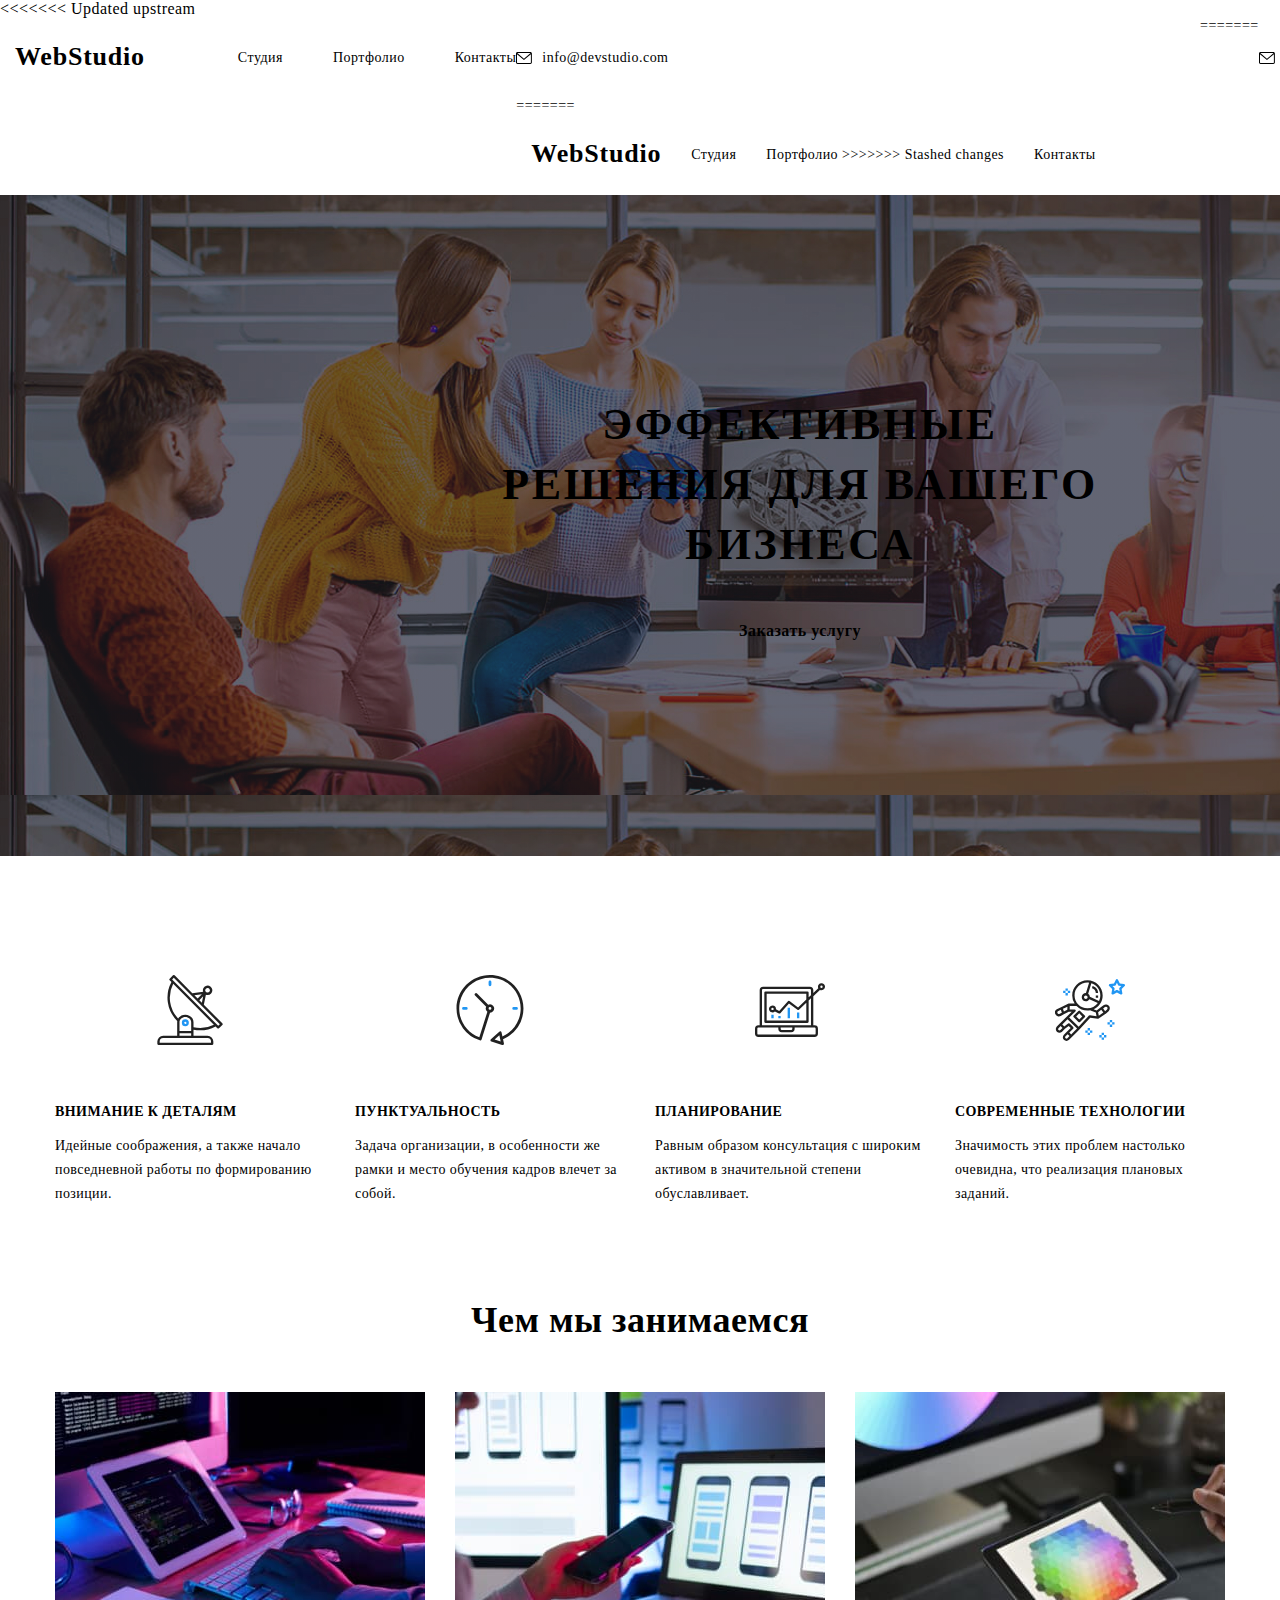
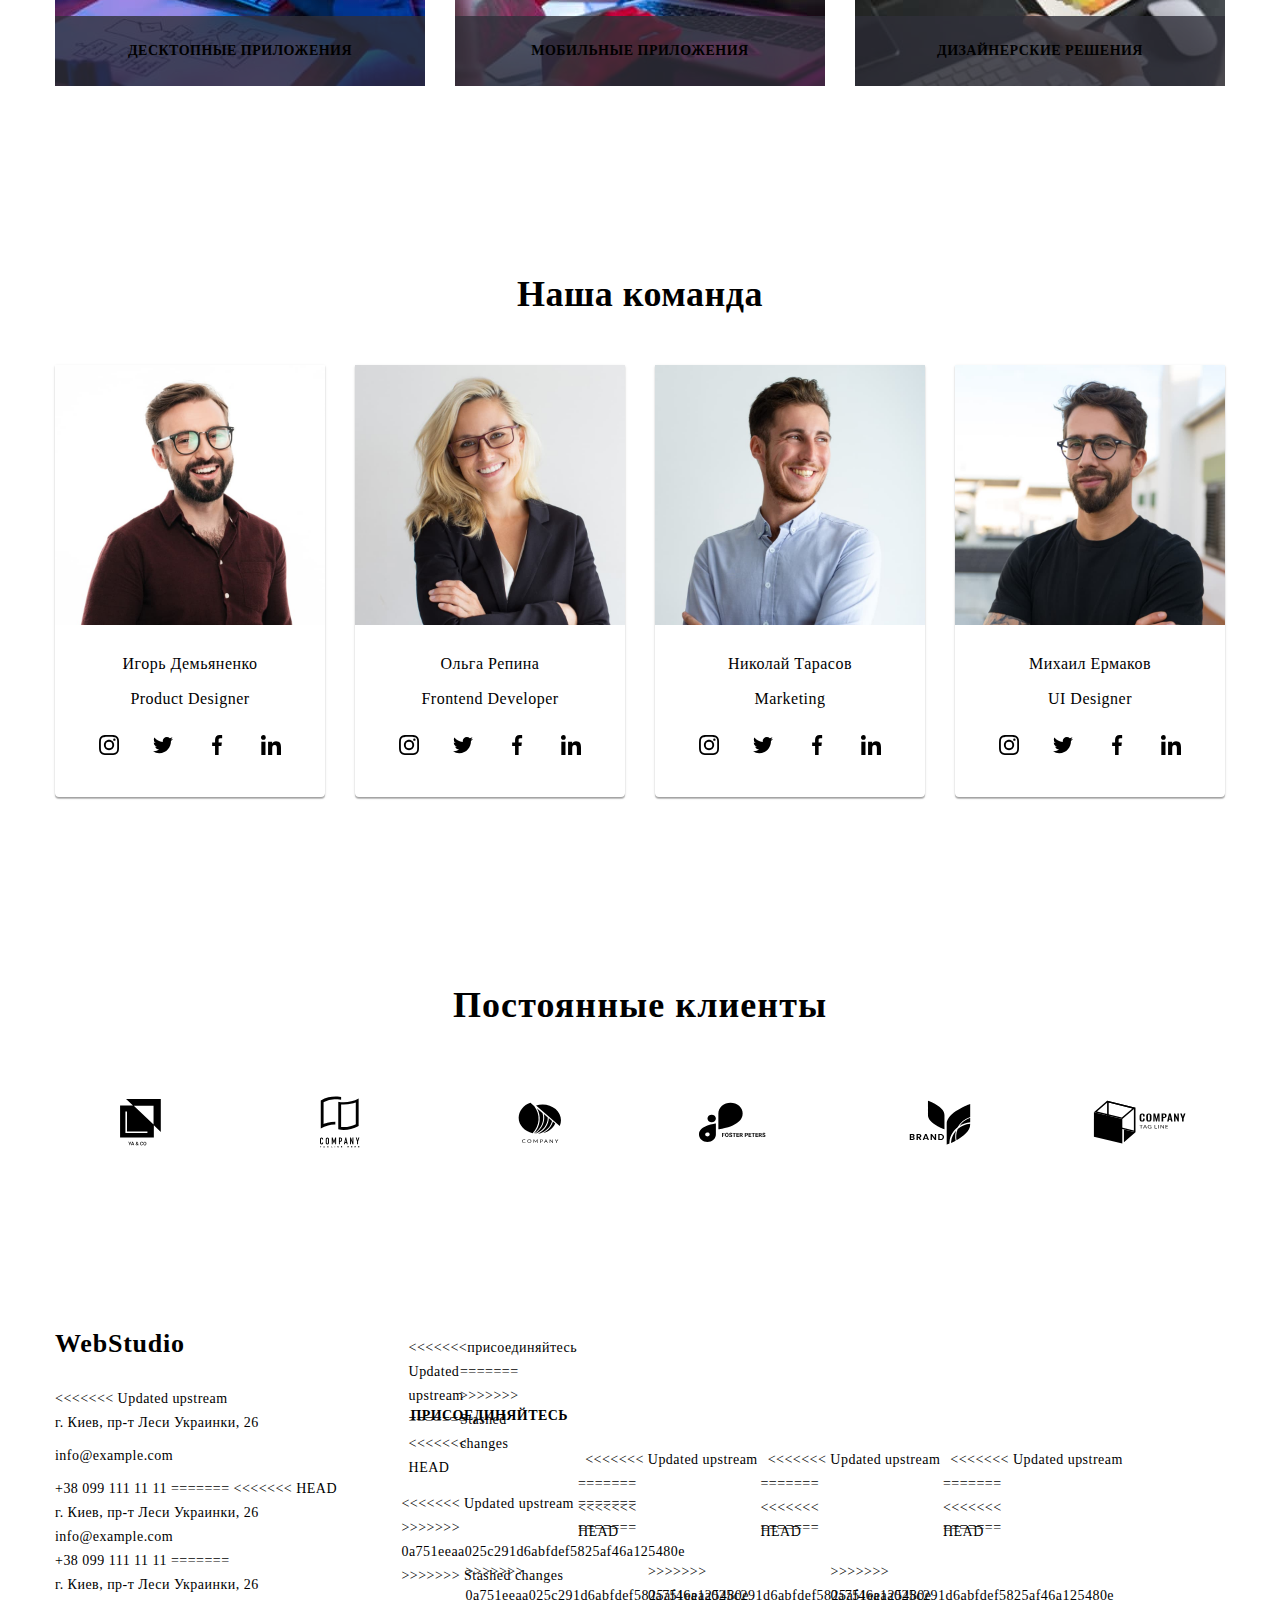
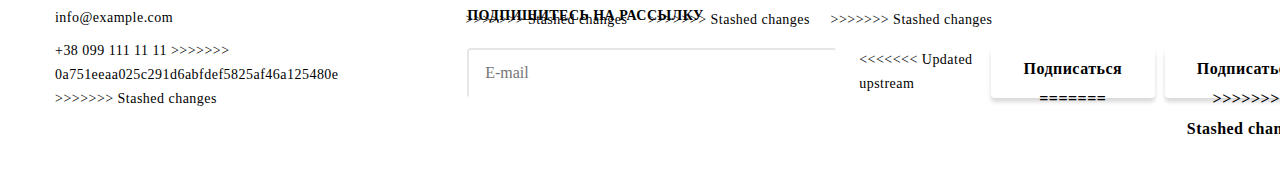
<file: index.html>
<!DOCTYPE html>
<html lang="ru">
<head>
    <meta charset="UTF-8">
    <meta http-equiv="X-UA-Compatible" content="IE=edge">
    <meta name="viewport" content="width=device-width, initial-scale=1.0">
    <title>WebStudio</title>
    <link rel="preconnect" href="https://fonts.gstatic.com">
    <link href="https://fonts.googleapis.com/css2?family=Raleway:wght@700&family=Roboto:wght@400;500;700&display=swap" rel="stylesheet"> 
    <link rel="stylesheet" href="./css/main.min.css">

</head>
    <body>
<<<<<<< Updated upstream
    <header class="header">
        <div class="container header__container">
            <nav class="menu">
                <div class="logo logo--header">
                    <a href="#">Web<span class="logo__mod--header">Studio</span></a>
                </div> 

            
                <ul class="menu__list">
                    <li class="menu__item">
                        <a href="./index.html" class="menu__link menu__link--active">Студия</a>
                    </li>

                    <li class="menu__item">
                        <a href="./portfolio.html" class="menu__link">Портфолио</a>
                    </li>

                    <li class="menu__item">
                        <a href="#" class="menu__link">Контакты</a>
                    </li>
                </ul>                               
            </nav> 

            <ul class="contacts__list"> 

                <li class="contacts__item">
                    <a href="mailto:info@devstudio.com" class="contacts__link">
                        <svg class="contacts__icon envelope">
                            <use href="./images/icons/sprite.svg#icon-envelope"></use>
                        </svg>
                        info@devstudio.com
                    </a>
=======
    <header class="header container">
        <nav class="menu">
            <div class="logo logo--header">
                <a href="#">Web<span class="logo__mod--header">Studio</span></a>
            </div> 

        
            <ul class="menu__list">
                <li class="menu__item">
                    <a href="./index.html" class="menu__link menu__link--active">Студия</a>
                </li>

                <li class="menu__item">
                    <a href="./portfolio.html" class="menu__link">Портфолио</a>
>>>>>>> Stashed changes
                </li>

                <li class="menu__item">
                    <a href="#" class="menu__link">Контакты</a>
                </li>
            </ul>                               
        </nav> 

<<<<<<< Updated upstream
            </ul>
        </div>     
=======
        <ul class="contacts__list"> 

            <li class="contacts__item">
                <a href="mailto:info@devstudio.com" class="contacts__link">
                    <svg class="contacts__icon envelope">
                        <use href="./images/icons/sprite.svg#icon-envelope"></use>
                    </svg>
                    info@devstudio.com
                </a>
            </li>

            <li class="contacts__item">
                <a href="tel:+380961111111" class="contacts__link">
                    <svg class="contacts__icon smartphone">
                        <use href="./images/icons/sprite.svg#icon-smartphone"></use></svg> 
                    +38 096 111 11 11
                </a>
            </li>

        </ul>     
>>>>>>> Stashed changes
    </header>
    <main>
        <section class="section hero__section">
            <div class="container hero__container">
                <div class="hero__content">
                    <h1 class="hero__title">Эффективные решения для вашего бизнеса</h1>
                    <div>
                        <button data-modal-open class="button button__sign-in">Заказать услугу</button>
                    </div>
                </div>                        
            </div>
        </section>
        <section class="section features__section">           
            <div class="container features__container">
                <h2 class="features__title">Наши навыки</h2>
                <ul class="features__list">
                    <li class="features__item">
                        <div class="features__icon-container">
                            <svg class="features__icon">
                            <use href="./images/icons/sprite.svg#icon-antenna">
                            </use>
                            </svg>
                        </div>                      
                        <h3 class="features__name">Внимание к деталям</h3>
                        <p>Идейные соображения, а также начало повседневной работы по формированию позиции.</p>                                           
                    </li>

                    <li class="features__item">
                        <div class="features__icon-container">
                            <svg class="features__icon">
                            <use href="./images/icons/sprite.svg#icon-clock">
                            </use>
                            </svg>
                        </div>
                        
                        <h3 class="features__name">Пунктуальность</h3>
                        <p>Задача организации, в особенности же рамки и место обучения кадров влечет за собой.</p>                        
                    </li>

                    <li class="features__item">
                        <div class="features__icon-container">
                            <svg class="features__icon">
                            <use href="./images/icons/sprite.svg#icon-diagram">
                            </use>
                            </svg>
                        </div>
                        
                        <h3 class="features__name">Планирование</h3>
                        <p>Равным образом консультация с широким активом в значительной степени обуславливает.</p>                            
                    </li>  
                    <li class="features__item">
                        <div class="features__icon-container">
                            <svg class="features__icon">
                            <use href="./images/icons/sprite.svg#icon-astronaut">
                            </use>
                            </svg>
                        </div>
                        
                        <h3 class="features__name">Современные технологии</h3>
                        <p>Значимость этих проблем настолько очевидна, что реализация плановых заданий.</p>                            
                    </li>
                </ul>
            </div>
        </section>
        <section class="section studio__section">
            <div class="container studio__container">
                <h2 class="studio__title">Чем мы занимаемся</h2>
                <ul class="studio__list">

                    <li class="studio__item">
                        <img src="./images/work1.jpg" alt="work 1" width="370"> 
                        <div class="studio__content">
                            <h3 class="studio__name">Десктопные приложения</h3>
                        </div>                      
                    </li>
                    <li class="studio__item">
                        <img src="./images/work2.jpg" alt="work 2" width="370">
                        <div class="studio__content">
                            <h3 class="studio__name">Мобильные приложения</h3>
                        </div>  
                    </li>
                    <li class="studio__item">
                        <img src="./images/work3.jpg" alt="work 3" width="370">
                        <div class="studio__content">
                            <h3 class="studio__name">Дизайнерские решения</h3>
                        </div>  
                    </li>
                </ul>
            </div>
        </section>
        <section class="section team__section">
            <div class="container team__container">               
            <h2 class="team__title">Наша команда</h2>
                <ul class="team__list">

                    <li class="team__item">
                       <img src="./images/igor.jpg" alt="Игорь Демьяненко" width="270">

                        <div class="team__item-container">    
                            <h3 class="team__name">Игорь Демьяненко</h3>
                            <p class="team__position">Product Designer</p>
                            <ul class="socialmedia__list socialmedia__list--team">
                                <li>
                                    <a href="#" class="socialmedia__link">
                                        <svg class="socialmedia__icon">
                                            <use href="./images/icons/sprite.svg#icon-instagram">
                                            </use>
                                        </svg>
                                    </a>
                                </li>
                    
                                <li>
                                    <a href="#" class="socialmedia__link">
                                        <svg class="socialmedia__icon">
                                            <use href="./images/icons/sprite.svg#icon-twitter">
                                            </use>
                                        </svg>
                                    </a>
                                </li>

                                <li>
                                    <a href="#" class="socialmedia__link">
                                        <svg class="socialmedia__icon">
                                            <use href="./images/icons/sprite.svg#icon-facebook">
                                            </use>
                                        </svg>
                                    </a>
                                </li>

                                <li>
                                    <a href="#" class="socialmedia__link">
                                        <svg class="socialmedia__icon">
                                            <use href="./images/icons/sprite.svg#icon-linkedin">
                                            </use>
                                        </svg>
                                    </a>
                                </li>
                            </ul>    
                        </div>                        
                    </li>

                    <li class="team__item">
                        <img src="./images/olga.jpg" alt="Ольга Репина" width="270">

                        <div class="team__item-container">
                            <h3 class="team__name">Ольга Репина</h3>
                            <p class="team__position">Frontend Developer</p>
                            <ul class="socialmedia__list socialmedia__list--team">
                                <li>
                                    <a href="#" class="socialmedia__link">
                                        <svg class="socialmedia__icon">
                                            <use href="./images/icons/sprite.svg#icon-instagram">
                                            </use>
                                        </svg>
                                    </a>
                                </li>
                     
                                <li>
                                    <a href="#" class="socialmedia__link">
                                        <svg class="socialmedia__icon">
                                            <use href="./images/icons/sprite.svg#icon-twitter">
                                            </use>
                                        </svg>
                                    </a>
                                </li>

                                <li>
                                    <a href="#" class="socialmedia__link">
                                        <svg class="socialmedia__icon">
                                            <use href="./images/icons/sprite.svg#icon-facebook">
                                            </use>
                                        </svg>
                                    </a>
                                </li>

                                <li>
                                    <a href="#" class="socialmedia__link">
                                        <svg class="socialmedia__icon">
                                            <use href="./images/icons/sprite.svg#icon-linkedin">
                                            </use>
                                        </svg>
                                    </a>
                                </li>
                            </ul>    
                        </div> 
                                               
                    </li>

                    <li class="team__item">
                        <img src="./images/nikolay.jpg" alt="Николай Тарасов" width="270">
                        
                        <div class="team__item-container">
                            <h3 class="team__name">Николай Тарасов</h3>
                            <p class="team__position">Marketing</p>
                            <ul class="socialmedia__list socialmedia__list--team">
                                <li>
                                    <a href="#" class="socialmedia__link">
                                        <svg class="socialmedia__icon">
                                            <use href="./images/icons/sprite.svg#icon-instagram">
                                            </use>
                                        </svg>
                                    </a>
                                </li>
                     
                                <li>
                                    <a href="#" class="socialmedia__link">
                                        <svg class="socialmedia__icon">
                                            <use href="./images/icons/sprite.svg#icon-twitter">
                                            </use>
                                        </svg>
                                    </a>
                                </li>

                                <li>
                                    <a href="#" class="socialmedia__link">
                                        <svg class="socialmedia__icon">
                                            <use href="./images/icons/sprite.svg#icon-facebook">
                                            </use>
                                        </svg>
                                    </a>
                                </li>

                                <li>
                                    <a href="#" class="socialmedia__link">
                                        <svg class="socialmedia__icon">
                                            <use href="./images/icons/sprite.svg#icon-linkedin">
                                            </use>
                                        </svg>
                                    </a>
                                </li>
                            </ul>    
                        </div>
                    </li>

                    <li class="team__item">
                        <img src="./images/mikhail.jpg" alt="Михаил Ермаков" width="270">

                        <div class="team__item-container">
                            <h3 class="team__name">Михаил Ермаков</h3>
                            <p class="team__position">UI Designer</p>
                            <ul class="socialmedia__list socialmedia__list--team">
                                <li>
                                    <a href="#" class="socialmedia__link">
                                        <svg class="socialmedia__icon">
                                            <use href="./images/icons/sprite.svg#icon-instagram">
                                            </use>
                                        </svg>
                                    </a>
                                </li>
                     
                                <li>
                                    <a href="#" class="socialmedia__link">
                                        <svg class="socialmedia__icon">
                                            <use href="./images/icons/sprite.svg#icon-twitter">
                                            </use>
                                        </svg>
                                    </a>
                                </li>

                                <li>
                                    <a href="#" class="socialmedia__link">
                                        <svg class="socialmedia__icon">
                                            <use href="./images/icons/sprite.svg#icon-facebook">
                                            </use>
                                        </svg>
                                    </a>
                                </li>

                                <li>
                                    <a href="#" class="socialmedia__link">
                                        <svg class="socialmedia__icon">
                                            <use href="./images/icons/sprite.svg#icon-linkedin">
                                            </use>
                                        </svg>
                                    </a>
                                </li>
                            </ul>    
                        </div>                        
                    </li>
                </ul>
            </div>
        </section>
        <section class="section clients__section">
            <div class="container clients__container">
                <h2 class="clients__title">Постоянные клиенты</h2>
                <ul class="clients__list">
                    <li class="clients__item">
                        <a href="#" class="clients__link">
                            <svg class="clients__icon clients__icon--group1"><use href="./images/icons/sprite.svg#icon-group1"></use></svg>
                        </a>
                    </li>

                    <li class="clients__item">
                        <a href="#" class="clients__link">
                            <svg class="clients__icon clients__icon--group2"><use href="./images/icons/sprite.svg#icon-group2"></use></svg>
                        </a>
                    </li>

                    <li class="clients__item">
                        <a href="#" class="clients__link">
                            <svg class="clients__icon clients__icon--group3"><use href="./images/icons/sprite.svg#icon-group3"></use></svg>
                        </a>
                    </li>

                    <li class="clients__item">
                        <a href="#" class="clients__link">
                            <svg class="clients__icon clients__icon--group4"><use href="./images/icons/sprite.svg#icon-group4"></use></svg>
                        </a>
                    </li>

                    <li class="clients__item">
                        <a href="#" class="clients__link">
                            <svg class="clients__icon clients__icon--group5"><use href="./images/icons/sprite.svg#icon-group5"></use></svg>
                        </a>
                    </li>

                    <li class="clients__item">
                        <a href="#" class="clients__link">
                            <svg class="clients__icon clients__icon--group6"><use href="./images/icons/sprite.svg#icon-group6"></use></svg>
                        </a>
                    </li>
                </ul>
            </div>
        </section>
    </main>
    <footer class="footer">
        <div class="container footer__container">
            <div class="address-box">
                <div class="logo logo--footer">
                    <a href="#">Web<span class="logo__mod--footer">Studio</span></a>
                </div>

                <address class="address">                
<<<<<<< Updated upstream
                    <ul class="address__list">
                        <li class="address__item">
                            г. Киев, пр-т Леси Украинки, 26
                        </li>
                        <li class="address__item">
                            <a href="mailto:info@example.com" class="address__link">info@example.com</a>
                        </li>
                        <li class="address__item">
                            <a href="tel:+380991111111" class="address__link">+38 099 111 11 11</a>
=======
<<<<<<< HEAD
                    <ul>
                        <li>
                            г. Киев, пр-т Леси Украинки, 26
                        </li>
                        <li class="address__link">
                            <a href="mailto:info@example.com">info@example.com</a>
                        </li>
                        <li class="address__link">
                            <a href="tel:+380991111111">+38 099 111 11 11</a>
=======
                    <ul class="address__list">
                        <li class="address__item">
                            г. Киев, пр-т Леси Украинки, 26
                        </li>
                        <li class="address__item">
                            <a href="mailto:info@example.com" class="address__link">info@example.com</a>
                        </li>
                        <li class="address__item">
                            <a href="tel:+380991111111" class="address__link">+38 099 111 11 11</a>
>>>>>>> 0a751eeaa025c291d6abfdef5825af46a125480e
>>>>>>> Stashed changes
                        </li>
                    </ul>  
                </address>
            </div>
            
<<<<<<< Updated upstream
=======
<<<<<<< HEAD
            <div class="socialmedia">
                <p class="socialmedia__title">присоединяйтесь</p>
                <ul class="socialmedia__list">
                    <li class="socialmedia__item">
                        <a href="#" class="socialmedia__link">
=======
>>>>>>> Stashed changes
            <div class="socialmedia socialmedia--footer">
                <p class="socialmedia__title socialmedia__title--footer">присоединяйтесь</p>
                <ul class="socialmedia__list">
                    <li class="socialmedia__item">
                        <a href="#" class="socialmedia__link socialmedia__link--footer">
<<<<<<< Updated upstream
=======
>>>>>>> 0a751eeaa025c291d6abfdef5825af46a125480e
>>>>>>> Stashed changes
                            <svg class="socialmedia__icon">
                                <use href="./images/icons/sprite.svg#icon-instagram">
                                </use>
                            </svg>
                        </a>
                    </li>
         
                    <li class="socialmedia__item">
<<<<<<< Updated upstream
                        <a href="#" class="socialmedia__link socialmedia__link--footer">
=======
<<<<<<< HEAD
                        <a href="#" class="socialmedia__link">
=======
                        <a href="#" class="socialmedia__link socialmedia__link--footer">
>>>>>>> 0a751eeaa025c291d6abfdef5825af46a125480e
>>>>>>> Stashed changes
                            <svg class="socialmedia__icon">
                                <use href="./images/icons/sprite.svg#icon-twitter">
                                </use>
                            </svg>
                        </a>
                    </li>

                    <li class="socialmedia__item">
<<<<<<< Updated upstream
                        <a href="#" class="socialmedia__link socialmedia__link--footer">
=======
<<<<<<< HEAD
                        <a href="#" class="socialmedia__link">
=======
                        <a href="#" class="socialmedia__link socialmedia__link--footer">
>>>>>>> 0a751eeaa025c291d6abfdef5825af46a125480e
>>>>>>> Stashed changes
                            <svg class="socialmedia__icon">
                                <use href="./images/icons/sprite.svg#icon-facebook">
                                </use>
                            </svg>
                        </a>
                    </li>

                    <li class="socialmedia__item">
<<<<<<< Updated upstream
                        <a href="#" class="socialmedia__link socialmedia__link--footer">
=======
<<<<<<< HEAD
                        <a href="#" class="socialmedia__link">
=======
                        <a href="#" class="socialmedia__link socialmedia__link--footer">
>>>>>>> 0a751eeaa025c291d6abfdef5825af46a125480e
>>>>>>> Stashed changes
                            <svg class="socialmedia__icon">
                                <use href="./images/icons/sprite.svg#icon-linkedin">
                                </use>
                            </svg>
                        </a>
                    </li>
                </ul>    
            </div>

            <div class="submit__container">
                <p class="submit__title">Подпишитесь на рассылку</p>

                <form class="form--footer">
                    <label class="submit__label">
                        <input type="text" name="E-mail" required class="submit__input" placeholder="E-mail"/>
                    </label>
<<<<<<< Updated upstream
                    <button type="submit" class="button submit__button">Подписаться
=======
                    <button type="submit" class="button submit--footer">Подписаться
>>>>>>> Stashed changes
                            <svg class="submit__icon">
                                <use href="./images/icons/sprite.svg#send"></use>
                            </svg>                        
                    </button>
                </form>                                                                  
            </div>               
        </div>
    </footer>

    <div class="backdrop is-hidden" data-modal>
        <form class="modal js-speaker-form">
            <button data-modal-close class="close">
                <svg class="close__icon"><use href="./images/icons/sprite.svg#icon-close"></use></svg> 
            </button>

            <p class="form__tittle">Оставьте свои данные, мы вам перезвоним</p>


            <label class="form__label">
                <span class="label__name">Имя</span>
               
                <span class="form__wrap">
                    <input type="text" name="name" required class="form__input" />
                    <svg class="form__icon">
                        <use href="./images/icons/sprite.svg#person"></use>
                    </svg>
                </span>
                 
            </label>           

            <label class="form__label">
                <span class="label__name">Телефон</span>
               
                <span class="form__wrap">
                    <input type="tel" name="tel" required class="form__input" />
                    <svg class="form__icon">
                        <use href="./images/icons/sprite.svg#phone"></use>
                    </svg>
                </span>                
            </label>

            <label class="form__label">
                <span class="label__name">Почта</span>
              
                <span class="form__wrap">
                    <input type="email" name="email" required class="form__input" />
                    <svg class="form__icon">
                        <use href="./images/icons/sprite.svg#email"></use>
                    </svg>
                </span>                 
            </label>
     
            <label for="comment" class="form__label">Комментарий</label>            
            <textarea name="comment" id="comment"  class="form__comment" placeholder="Введите текст"></textarea>  
            

                      
            <label for="checkbox" class="checkbox__label">
                <input type="checkbox" name="policy" id="checkbox" required class="checkbox"/>  
                <span class="checkbox__policy">
                    <svg class="checkbox__check"> 
                        <use href="./images/icons/sprite.svg#check"></use>
                    </svg>
                </span>
                Соглашаюсь с рассылкой и принимаю 
            
            <a href="#" class="accept">Условия договора</a>
                </label>
            
                <div style="text-align: center;">
<<<<<<< Updated upstream
                    <button type="submit" class="button submit__button">Отправить</button>
=======
                    <button type="submit" class="submit">Отправить</button>
>>>>>>> Stashed changes
                </div>
                
        </form>
    </div>
    <script src="./js/modal.js"></script>
    </body>
</html>
</file>
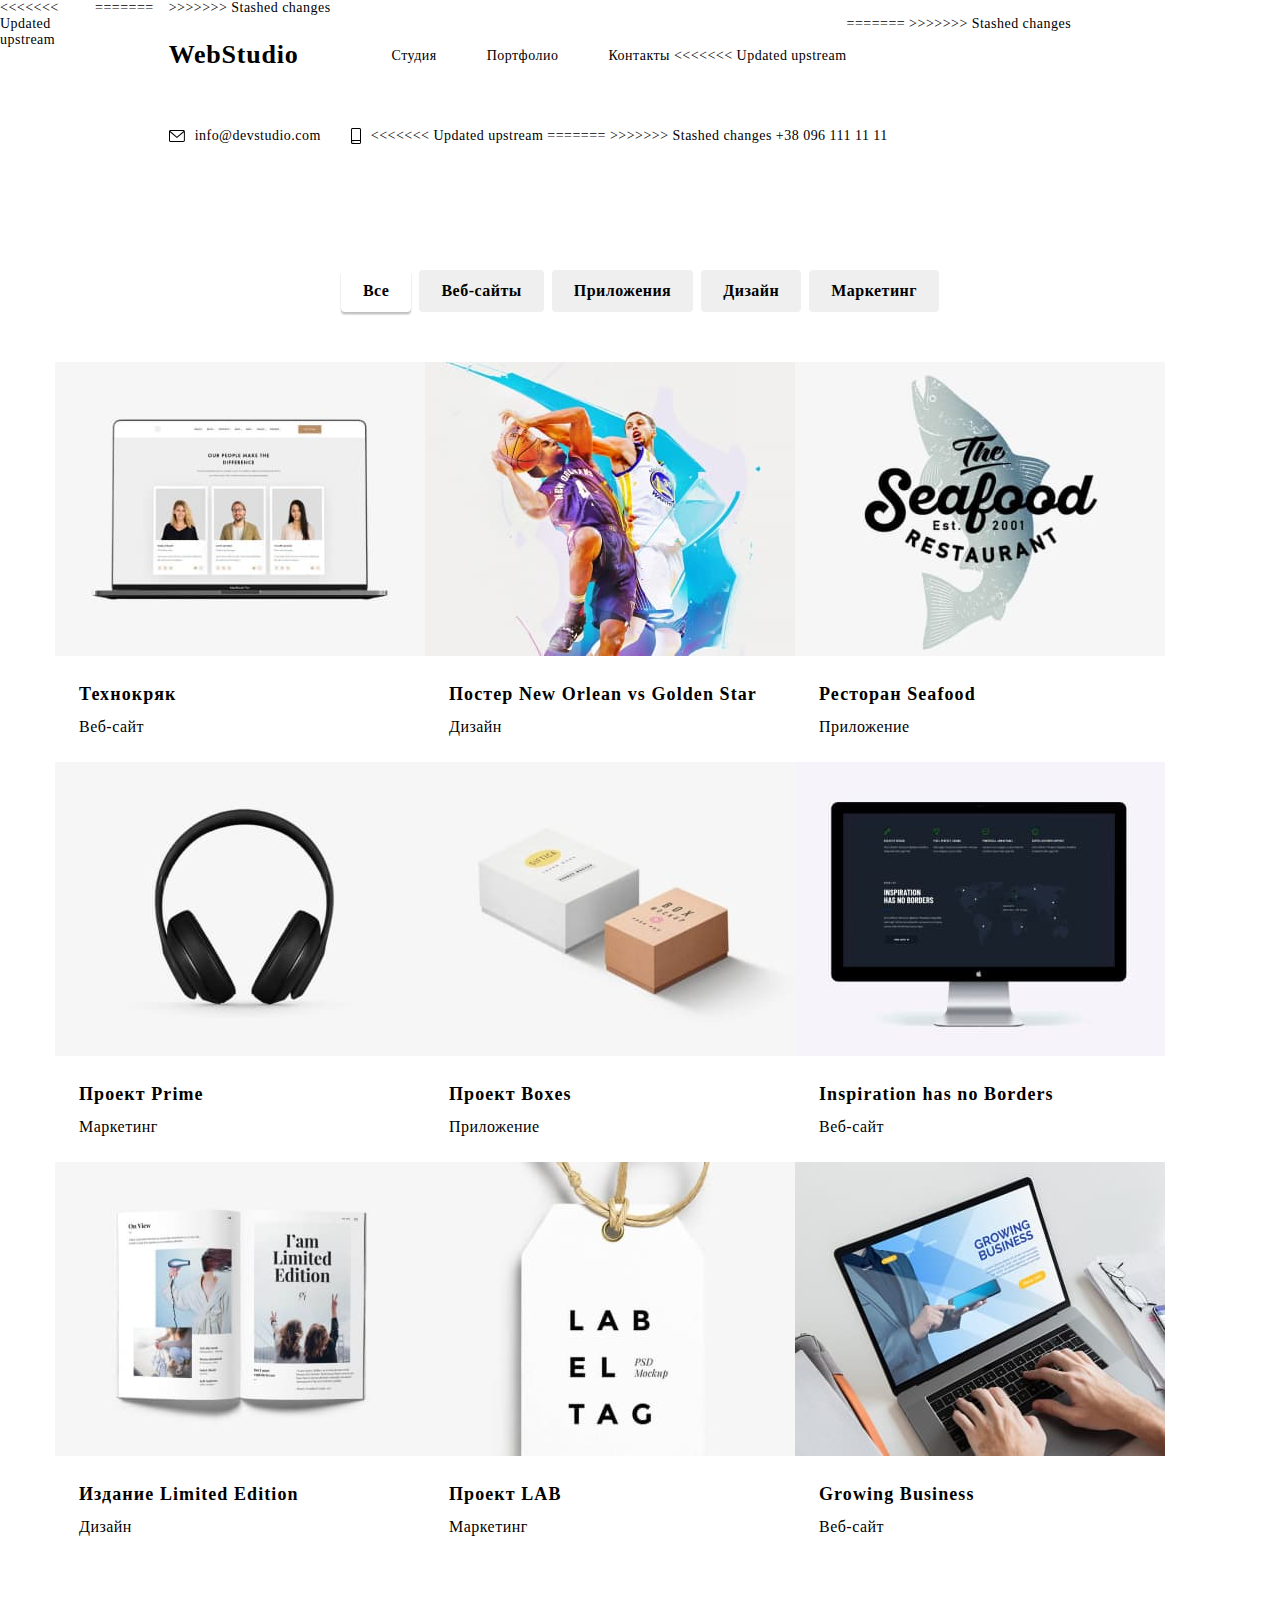
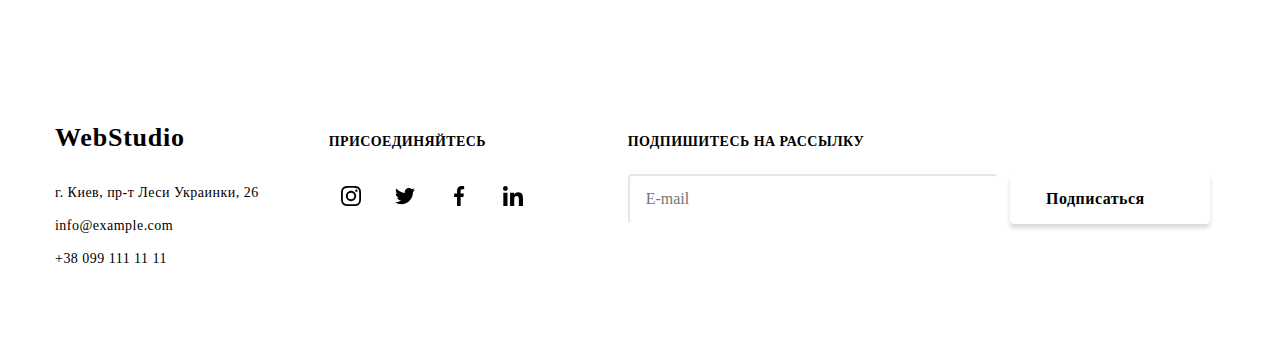
<file: portfolio.html>
<!DOCTYPE html>
<html lang="ru">
<head>
    <meta charset="UTF-8">
    <meta http-equiv="X-UA-Compatible" content="IE=edge">
    <meta name="viewport" content="width=device-width, initial-scale=1.0">
    <title>Portfolio</title>
    <link rel="preconnect" href="https://fonts.gstatic.com">
    <link href="https://fonts.googleapis.com/css2?family=Raleway:wght@700&family=Roboto:wght@400;500;700&display=swap" rel="stylesheet"> 
    <link rel="stylesheet" href="./css/main.min.css">
</head>
    <body>
        <header class="header">
<<<<<<< Updated upstream
            <div class="container header__container">
=======
            <div class="container">
>>>>>>> Stashed changes
                <nav class="menu">
                    <div class="logo logo--header">
                        <a href="#" class="web">Web<span class="logo__mod--header">Studio</span></a>
                    </div> 

                    <ul class="menu__list">
                        <li class="menu__item">
                            <a href="./index.html" class="menu__link">Студия</a>
                        </li>

                        <li class="menu__item">
                            <a href="#" class="menu__link menu__link--active">Портфолио</a>
                        </li>

                        <li class="menu__item">
                            <a href="#" class="menu__link">Контакты</a>
<<<<<<< Updated upstream
                        </li>                                  
=======
                        </li>
>>>>>>> Stashed changes
                    </ul>                                   
                </nav>

                <ul class="contacts__list">  
                    <li class="contacts__item">
                        <a href="mailto:info@devstudio.com" class="contacts__link">
                            <svg class="contacts__icon envelope">
                                <use href="./images/icons/sprite.svg#icon-envelope"></use>
                            </svg>
                            info@devstudio.com
                        </a>
                    </li>
                    <li class="contacts__item">
                        <a href="tel:+380961111111" class="contacts__link">
                            <svg class="contacts__icon smartphone">
                                <use href="./images/icons/sprite.svg#icon-smartphone"></use>
                            </svg> 
<<<<<<< Updated upstream
                                </svg> 
                            </svg> 
=======
>>>>>>> Stashed changes
                            +38 096 111 11 11
                        </a>
                    </li>
                </ul>
            </div>                                                                                         
        </header>
    <main>
        <section class="section portfolio__section">
            <div class="container portfolio__container">
                <h1 class="portfolio__title">Portfolio</h1>
             
                <ul class="portfolio__list">
                    <li class="portfolio__item"><button type="button" class="button portfolio__button all">Все</button></li>
                    <li class="portfolio__item"><button type="button" class="button portfolio__button">Веб-сайты</button></li>
                    <li class="portfolio__item"><button type="button" class="button portfolio__button">Приложения</button></li>
                    <li class="portfolio__item"><button type="button" class="button portfolio__button">Дизайн</button></li>
                    <li class="portfolio__item"><button type="button" class="button portfolio__button">Маркетинг</button></li>
                </ul>                   
        
            
                <ul class="card__list">
                    <li class="card__item">
                       <a href="#" class="card__link">
                            <div class="card__thumb">
                                <img src="./images/techno.jpg" alt="Технокряк">
                                <div class="card__overlay">
                                    <p>
                                        Технокряк это современная площадка распространения коронавируса. Компании используют эту платформу для цифрового шпионажа и атак на защищённые сервера конкурентов.
                                    </p>
                                 </div>
                            </div>
                            <div class="card__content">
                                <h2 class="card__title">Технокряк</h2>
                                <p>Веб-сайт</p> 
                            </div>                               
                        </a>
                    </li>

                    <li class="card__item">
                        <a href="#" class="card__link">
                            <div class="card__thumb">
                                <img src="./images/neworlean.jpg" alt="Постер New Orlean vs Golden Star">
                                <div class="card__overlay">
                                    <p>
                                       Технокряк это современная площадка распространения коронавируса. Компании используют эту платформу для цифрового шпионажа и атак на защищённые сервера конкурентов. 
                                    </p>               
                                 </div>
                            </div>
                            <div class="card__content">
                                <h2 class="card__title">Постер New Orlean vs Golden Star</h2>
                                <p>Дизайн</p>
                            </div>                         
                        </a>
                    </li>

                    <li class="card__item">
                        <a href="#" class="card__link">
                            <div class="card__thumb">
                                <img src="./images/seafood.jpg" alt="Ресторан Seafood">
                                <div class="card__overlay">
                                    <p>
                                        Технокряк это современная площадка распространения коронавируса. Компании используют эту платформу для цифрового шпионажа и атак на защищённые сервера конкурентов. 
                                    </p>
                                </div>
                            </div>
                            <div class="card__content">
                                <h2 class="card__title">Ресторан Seafood</h2>
                                <p>Приложение</p> 
                            </div>
                                                            
                        </a>
                    </li>

                    <li class="card__item">
                        <a href="#" class="card__link">
                            <div class="card__thumb">
                                <img src="./images/prime.jpg" alt="Проект Prime">
                                <div class="card__overlay">
                                    <p>
                                        Технокряк это современная площадка распространения коронавируса. Компании используют эту платформу для цифрового шпионажа и атак на защищённые сервера конкурентов.
                                    </p>
                                 </div>
                            </div>
                            <div class="card__content">
                                <h2 class="card__title">Проект Prime</h2>
                                <p>Маркетинг</p>
                            </div>
                                                            
                        </a>
                    </li>

                    <li class="card__item">
                        <a href="#" class="card__link">
                            <div class="card__thumb">
                                <img src="./images/boxes.jpg" alt="Проект Boxes">
                                <div class="card__overlay">
                                    <p>
                                        Технокряк это современная площадка распространения коронавируса. Компании используют эту платформу для цифрового шпионажа и атак на защищённые сервера конкурентов.
                                    </p>
                                 </div>
                            </div>
                            <div class="card__content">
                                <h2 class="card__title">Проект Boxes</h2>
                                <p>Приложение</p>
                            </div>
                                                            
                        </a>
                    </li>

                    <li class="card__item">
                        <a href="#" class="card__link">
                            <div class="card__thumb">
                                <img src="./images/inspiration.jpg" alt="Inspiration has no Borders">
                                <div class="card__overlay">
                                    <p>
                                        Технокряк это современная площадка распространения коронавируса. Компании используют эту платформу для цифрового шпионажа и атак на защищённые сервера конкурентов.
                                    </p>
                                 </div>
                            </div>
                            <div class="card__content">
                                <h2 class="card__title">Inspiration has no Borders</h2>
                                <p>Веб-сайт</p>
                            </div>
                                                            
                        </a>
                    </li>

                    <li class="card__item">
                        <a href="#" class="card__link">
                            <div class="card__thumb">
                                <img src="./images/limited.jpg" alt="Издание Limited Edition">
                                <div class="card__overlay">
                                    <p>
                                        Технокряк это современная площадка распространения коронавируса. Компании используют эту платформу для цифрового шпионажа и атак на защищённые сервера конкурентов.
                                    </p>
                                </div> 
                            </div>
                            <div class="card__content">
                                <h2 class="card__title">Издание Limited Edition</h2>
                                <p>Дизайн</p>
                            </div>
                                                           
                        </a>
                    </li>

                    <li class="card__item">
                        <a href="#" class="card__link">
                            <div class="card__thumb">
                                <img src="./images/lab.jpg" alt="Проект LAB">
                                <div class="card__overlay">
                                    <p>
                                        Технокряк это современная площадка распространения коронавируса. Компании используют эту платформу для цифрового шпионажа и атак на защищённые сервера конкурентов.
                                    </p>
                                </div>
                            </div>
                            <div class="card__content">
                                <h2 class="card__title">Проект LAB</h2>
                                <p>Маркетинг</p> 
                            </div>
                                                            
                        </a>
                    </li>
                    
                    <li class="card__item">
                        <a href="#" class="card__link">
                            <div class="card__thumb">
                                <img src="./images/business.jpg" alt="Growing Business">
                                <div class="card__overlay">
                                    <p>
                                        Технокряк это современная площадка распространения коронавируса. Компании используют эту платформу для цифрового шпионажа и атак на защищённые сервера конкурентов.
                                    </p>
                                 </div>
                            </div>
                            <div class="card__content">
                                <h2 class="card__title">Growing Business</h2>
                                <p>Веб-сайт</p> 
                            </div>
                                                            
                        </a>
                    </li>
            
        
                </ul>
            </div>
        </section>
    </main>
    <footer class="footer">
        <div class="container footer__container">
            <div class="address-box">
                <div class="logo logo--footer">
                    <a href="#" class="web">Web<span class="logo__mod--footer">Studio</span></a>
                </div>
                <address class="address">                
                    <ul class="address__list">
                        <li class="address__item">
                            г. Киев, пр-т Леси Украинки, 26
                        </li>
                        <li class="address__item">
                            <a href="mailto:info@example.com" class="address__link">info@example.com</a>
                        </li>
                        <li class="address__item">
                            <a href="tel:+380991111111" class="address__link">+38 099 111 11 11</a>
                        </li>
                    </ul> 
                </address>
            </div>
            
            <div class="socialmedia socialmedia--footer">
                <p class="socialmedia__title socialmedia__title--footer">присоединяйтесь</p>
                <ul class="socialmedia__list">
                    <li class="socialmedia__item">
                        <a href="#" class="socialmedia__link socialmedia__link--footer">
                            <svg class="socialmedia__icon">
                                <use href="./images/icons/sprite.svg#icon-instagram">
                                </use>
                            </svg>
                        </a>
                    </li>
         
                    <li class="socialmedia__item">
                        <a href="#" class="socialmedia__link socialmedia__link--footer">
                            <svg class="socialmedia__icon">
                                <use href="./images/icons/sprite.svg#icon-twitter">
                                </use>
                            </svg>
                        </a>
                    </li>

                    <li class="socialmedia__item">
                        <a href="#" class="socialmedia__link socialmedia__link--footer">
                            <svg class="socialmedia__icon">
                                <use href="./images/icons/sprite.svg#icon-facebook">
                                </use>
                            </svg>
                        </a>
                    </li>

                    <li class="socialmedia__item">
                        <a href="#" class="socialmedia__link socialmedia__link--footer">
                            <svg class="socialmedia__icon">
                                <use href="./images/icons/sprite.svg#icon-linkedin">
                                </use>
                            </svg>
                        </a>
                    </li>
                </ul>    
            </div>
            <div class="submit__container">
                <p class="submit__title">Подпишитесь на рассылку</p>
                    <form class="form--footer">
                        <label class="submit__label">
                            <input type="text" name="E-mail" required class="submit__input" placeholder="E-mail"/>
                        </label>
                        <button type="submit" class="button submit__button">Подписаться
                           
                                <svg class="submit__icon">
                                    <use href="./images/icons/sprite.svg#send"></use>
                                </svg>                        
                        </button>
                    </form>                                        
            </div>                
        </div>
    </footer>
    </body>
</html>
</file>
<file: css/main.min.css>
<<<<<<< Updated upstream
:root{--accent-color: #2196F3;--while-color: #FFFFFF;--first-color: #212121;--second-color: #757575;--border-color: #ECECEC;--background-about-color: #2F303A;--backgroung-team-color: #F5F4FA;--footer-color: #2F303A;--adress-link-color: rgba(255, 255, 255, 0.6);--main-font: Roboto, sans-serif;--logo-font: Raleway, sans-serif;--logo-header-color: #000000;--button-color: #F5F4FA;--button-hover: #188CE8;--body-color: #E5E5E5;--card-set-gap: 30px;--icon-color: #afb1b8;--footer-icon: rgba(255, 255, 255, 0.1);--hero-background: url(../images/background.jpg);--timing-function: cubic-bezier(0.4, 0, 0.2, 1);--modal-label-color: rgba(33, 33, 33, 0.2)}/*! modern-normalize v1.1.0 | MIT License | https://github.com/sindresorhus/modern-normalize */*,::before,::after{-webkit-box-sizing:border-box;box-sizing:border-box}html{line-height:1.15;-webkit-text-size-adjust:100%;-moz-tab-size:4;-o-tab-size:4;tab-size:4}body{margin:0;font-family:system-ui,-apple-system,"Segoe UI",Roboto,Helvetica,Arial,sans-serif,"Apple Color Emoji","Segoe UI Emoji"}hr{height:0;color:inherit}abbr[title]{-webkit-text-decoration:underline dotted;text-decoration:underline dotted}b,strong{font-weight:bolder}code,kbd,samp,pre{font-family:ui-monospace,SFMono-Regular,Consolas,"Liberation Mono",Menlo,monospace;font-size:1em}small{font-size:80%}sub,sup{font-size:75%;line-height:0;position:relative;vertical-align:baseline}sub{bottom:-0.25em}sup{top:-0.5em}table{text-indent:0;border-color:inherit}button,input,optgroup,select,textarea{font-family:inherit;font-size:100%;line-height:1.15;margin:0}button,select{text-transform:none}button,[type=button],[type=reset],[type=submit]{-webkit-appearance:button}::-moz-focus-inner{border-style:none;padding:0}:-moz-focusring{outline:1px dotted ButtonText}:-moz-ui-invalid{box-shadow:none}legend{padding:0}progress{vertical-align:baseline}::-webkit-inner-spin-button,::-webkit-outer-spin-button{height:auto}[type=search]{-webkit-appearance:textfield;outline-offset:-2px}::-webkit-search-decoration{-webkit-appearance:none}::-webkit-file-upload-button{-webkit-appearance:button;font:inherit}summary{display:list-item}html{-webkit-box-sizing:border-box;box-sizing:border-box}*,::before,::after{margin:0;padding:0}body{font-family:var(--main-font);text-decoration:none;background-color:var(--body-color);color:var(--second-color);background-color:var(--while-color);letter-spacing:.03em}ul{list-style:none;margin:0}a{display:inline-block;color:inherit;text-decoration:none}img{display:block;max-width:100%}.section{padding-top:94px;padding-bottom:94px}.container{width:1200px;padding:0 15px;margin:0 auto}.logo{font-family:var(--logo-font);color:var(--accent-color);font-size:26px;font-weight:700;letter-spacing:.03em}.logo--header{padding-top:24px;padding-bottom:25px;margin-right:93px}.logo__mod--header{color:var(--logo-header-color)}.logo__mod--footer{color:var(--while-color)}.socialmedia__icon{width:20px;height:20px;fill:currentColor;margin:auto}.socialmedia__list{display:-webkit-box;display:-ms-flexbox;display:flex}.socialmedia__list :not(:last-child){margin-right:10px}.socialmedia__link{display:block;width:44px;height:44px;display:-webkit-box;display:-ms-flexbox;display:flex;-webkit-box-pack:center;-ms-flex-pack:center;justify-content:center;color:var(--icon-color);border-radius:50%;-webkit-transition:fill 250ms var(--timing-function),background-color 250ms var(--timing-function);transition:fill 250ms var(--timing-function),background-color 250ms var(--timing-function)}.socialmedia__link:focus,.socialmedia__link:hover{background:var(--accent-color);color:var(--while-color)}.header{background-color:var(--while-color);color:var(--first-color);font-weight:500;font-size:14px;border-bottom:solid 1px var(--border-color)}.header__container{display:-webkit-box;display:-ms-flexbox;display:flex;-webkit-box-sizing:border-box;box-sizing:border-box}.menu{display:-webkit-box;display:-ms-flexbox;display:flex;margin-right:auto}.menu__list{display:-webkit-box;display:-ms-flexbox;display:flex}.menu__list :not(:last-child){margin-right:50px}.menu__link{position:relative;padding:32px 0;font-size:14px;line-height:16px;color:var(--first-color);-webkit-transition:color 250ms var(--timing-function);transition:color 250ms var(--timing-function)}.menu__link::after{content:"";position:absolute;width:100%;height:4px;border-radius:2px;background-color:var(--accent-color);left:0;bottom:0;opacity:0;-webkit-transition:opacity 250ms var(--timing-function);transition:opacity 250ms var(--timing-function)}.menu__link:hover,.menu__link:focus,.menu__link--active{color:var(--accent-color)}.menu__link:hover::after,.menu__link:focus::after,.menu__link--active::after{opacity:1}.contacts__list{display:-webkit-box;display:-ms-flexbox;display:flex}.contacts__list :not(:last-child){margin-right:30px}.contacts__link{display:-webkit-box;display:-ms-flexbox;display:flex;padding:32px 0;color:var(--second-color);-webkit-transition:color 250ms var(--timing-function);transition:color 250ms var(--timing-function)}.contacts__icon{display:block;margin:auto 10px auto 0;fill:currentColor}.contacts__link:hover,.contacts__link:focus{color:var(--accent-color)}.active{color:var(--accent-color)}.envelope{width:16px;height:12px}.smartphone{width:10px;height:16px}.hero__section{margin:0 auto;width:1600px;background-image:-webkit-gradient(linear, left top, right top, from(rgba(47, 48, 58, 0.4)), to(rgba(47, 48, 58, 0.4))),url(../images/background.jpg);background-image:linear-gradient(to right, rgba(47, 48, 58, 0.4), rgba(47, 48, 58, 0.4)),url(../images/background.jpg);padding-top:200px;padding-bottom:200px;color:var(--first-color);text-align:center;font-size:36px;font-weight:700}.hero__content{width:660px;color:var(--while-color);margin:0 auto}.hero__title{font-size:44px;font-weight:900;line-height:1.363;letter-spacing:.06em;text-transform:uppercase;margin-bottom:30px}.button{width:200px;height:50px;font-size:16px;font-weight:700;line-height:1.875;letter-spacing:.06em;color:var(--first-color);border:0;border-radius:4px;cursor:pointer;-webkit-transition:background-color 250ms var(--timing-function),color 250ms var(--timing-function),-webkit-box-shadow 250ms var(--timing-function);transition:background-color 250ms var(--timing-function),color 250ms var(--timing-function),-webkit-box-shadow 250ms var(--timing-function);transition:background-color 250ms var(--timing-function),color 250ms var(--timing-function),box-shadow 250ms var(--timing-function);transition:background-color 250ms var(--timing-function),color 250ms var(--timing-function),box-shadow 250ms var(--timing-function),-webkit-box-shadow 250ms var(--timing-function)}.button__sign-in{background-color:var(--accent-color);color:var(--while-color)}.button__sign-in:hover,.button__sign-in:focus{background-color:var(--button-hover)}.features__section{font-size:14px;letter-spacing:.03em;line-height:1.714;color:var(--second-color)}.features__title{color:transparent;font-size:0}.features__list{display:-webkit-box;display:-ms-flexbox;display:flex}.features__item:not(:last-child){margin-right:30px}.features__icon-container{display:-webkit-box;display:-ms-flexbox;display:flex;-webkit-box-pack:center;-ms-flex-pack:center;justify-content:center;width:270px;height:120px;background-color:var(--backgroung-team-color);margin-bottom:30px}.features__icon{margin:auto;width:70px;height:70px}.features__name{font-size:14px;font-weight:bold;color:var(--first-color);text-transform:uppercase;margin-bottom:10px}.studio__section{font-size:16px;letter-spacing:.03em;padding-top:0}.studio__list{display:-webkit-box;display:-ms-flexbox;display:flex}.studio__item{position:relative;width:370px}.studio__list :not(:last-child){margin-right:30px}.studio__content{display:-webkit-box;display:-ms-flexbox;display:flex;position:absolute;width:370px;height:70px;-webkit-box-pack:center;-ms-flex-pack:center;justify-content:center;bottom:0;background:rgba(47,48,58,.8)}.studio__name{margin:auto;text-transform:uppercase;font-size:14px;font-weight:700;color:var(--while-color)}.studio__title{color:var(--first-color);font-size:36px;font-weight:bold;margin-bottom:50px;text-align:center}.team__section{font-size:16px;letter-spacing:.03em;background-color:var(--backgroung-team-color);text-align:center}.team__list{display:-webkit-box;display:-ms-flexbox;display:flex}.team__title{color:var(--first-color);font-size:36px;font-weight:700;margin-bottom:50px;text-align:center}.team__item{background:var(--while-color);-webkit-box-shadow:0px 1px 3px rgba(0,0,0,.12),0px 1px 1px rgba(0,0,0,.14),0px 2px 1px rgba(0,0,0,.2);box-shadow:0px 1px 3px rgba(0,0,0,.12),0px 1px 1px rgba(0,0,0,.14),0px 2px 1px rgba(0,0,0,.2);border-radius:0px 0px 4px 4px}.team__item:not(:last-child){margin-right:30px}.team__item-container{padding:30px 32px}.team__position{margin-bottom:15px}.team__name{color:var(--first-color);font-size:16px;font-weight:500;text-align:center;margin-bottom:1em}.clients{color:var(--first-color)}.clients__title{font-size:36px;font-weight:700;letter-spacing:.03em;margin-bottom:50px;text-align:center;color:var(--first-color)}.clients__list{display:-webkit-inline-box;display:-ms-inline-flexbox;display:inline-flex}.clients__list :not(:last-child){margin-right:30px}.clients__link{display:-webkit-box;display:-ms-flexbox;display:flex;-webkit-box-pack:center;-ms-flex-pack:center;justify-content:center;width:170px;height:92px;border:1px solid var(--icon-color);border-radius:4px;-webkit-transition:color 250ms var(--timing-function),border-color 250ms var(--timing-function);transition:color 250ms var(--timing-function),border-color 250ms var(--timing-function)}.clients__link:hover,.clients__link:focus{border-color:var(--accent-color);color:var(--accent-color)}.clients__icon{fill:currentColor;margin:auto}.clients__icon--group1{width:41px;height:46.7px}.clients__icon--group2{width:40px;height:52px}.clients__icon--group3{width:43.46px;height:41.18px}.clients__icon--group4{width:84.44px;height:40.62px}.clients__icon--group5{width:62.54px;height:45.43px}.clients__icon--group6{width:93.79px;height:43.93px}.footer{background-color:var(--footer-color);-webkit-box-sizing:border-box;box-sizing:border-box;color:var(--while-color);font-size:14px;line-height:1.714;padding:60px 0}.footer__container{display:-webkit-box;display:-ms-flexbox;display:flex;-webkit-box-align:baseline;-ms-flex-align:baseline;align-items:baseline}.logo--footer{margin-bottom:20px}.socialmedia--footer{margin-left:0;margin-right:auto}.socialmedia__title--footer{font-size:14px;text-transform:uppercase;font-weight:bold;letter-spacing:.03em;margin-bottom:20px}.socialmedia__link--footer{color:inherit;background-color:var(--footer-icon);-webkit-transition:background-color 250ms var(--timing-function),color 250ms var(--timing-function);transition:background-color 250ms var(--timing-function),color 250ms var(--timing-function)}.form--footer{display:-webkit-box;display:-ms-flexbox;display:flex}.address-box{margin-right:70px}.address{font-style:normal}.address__item{margin-bottom:9px}.address__link{color:var(--adress-link-color);-webkit-transition:color 250ms var(--timing-function);transition:color 250ms var(--timing-function)}.address__link:hover,.address__link:focus{color:var(--accent-color)}.submit__button{width:200px;height:50px;background-color:var(--accent-color);color:var(--while-color);-webkit-box-shadow:0px 4px 4px rgba(0,0,0,.15);box-shadow:0px 4px 4px rgba(0,0,0,.15)}.submit__button:focus,.submit__button:hover{background-color:var(--button-hover);-webkit-box-shadow:0px 4px 4px rgba(0,0,0,.15);box-shadow:0px 4px 4px rgba(0,0,0,.15)}.submit__button:active{-webkit-box-shadow:0px 4px 4px rgba(0,0,0,0);box-shadow:0px 4px 4px rgba(0,0,0,0)}.submit__input{width:370px;height:50px;border-radius:4px;border-color:rgba(255,255,255,.3);background-color:var(--footer-color);padding-left:16px;font-size:16px;color:var(--adress-link-color);vertical-align:middle;margin-right:12px}.submit__input:focus,.submit__input:hover{color:var(--while-color)}.submit__title{text-transform:uppercase;font-size:14px;font-weight:bold;margin-bottom:20px}.submit__post{position:relative;vertical-align:middle;padding:10px 29px;height:50px;letter-spacing:.06em;background-color:var(--accent-color);color:var(--while-color);fill:var(--while-color)}.submit__post:focus,.submit__post:hover{background-color:var(--button-hover)}.submit__icon{vertical-align:middle;width:24px;height:24px;fill:var(--while-color)}.backdrop{position:fixed;top:0;left:0;width:100%;height:100%;opacity:1;scale:1;background-color:rgba(0,0,0,.2);-webkit-transition:opacity 250ms var(--timing-function),scale 250ms var(--timing-function);transition:opacity 250ms var(--timing-function),scale 250ms var(--timing-function)}.backdrop.is-hidden{opacity:0;pointer-events:none;scale:.2}.modal{position:absolute;width:528px;top:50%;left:50%;-webkit-transform:translate(-50%, -50%);transform:translate(-50%, -50%);padding:40px;background-color:var(--while-color)}.close{display:-webkit-box;display:-ms-flexbox;display:flex;-webkit-box-pack:center;-ms-flex-pack:center;justify-content:center;-webkit-box-align:center;-ms-flex-align:center;align-items:center}.close__icon{width:18px;height:18px;fill:currentColor;-webkit-transition:fill 250ms var(--timing-function);transition:fill 250ms var(--timing-function)}[data-modal-close]{position:absolute;top:8px;right:9px;width:30px;height:30px;background-color:var(--while-color);color:var(--logo-header-color);border:1px solid rgba(0,0,0,.1);border-radius:50%;-webkit-transition:color 250ms var(--timing-function);transition:color 250ms var(--timing-function)}[data-modal-close]:hover,[data-modal-close]:focus{color:var(--accent-color);cursor:pointer}.form__tittle{font-size:20px;font-weight:700;text-align:center;letter-spacing:.03em;color:var(--first-color);margin-bottom:12px}.form__label{display:inline-block;width:100%;margin-bottom:10px;font-size:12px;color:var(--second-color)}.form__input{width:100%;height:40px;border:1px solid var(--modal-label-color);border-radius:4px;color:var(--second-color);padding-left:42px;font-size:14px;-webkit-transition:border-color 250ms var(--timing-function),color 250ms var(--timing-function);transition:border-color 250ms var(--timing-function),color 250ms var(--timing-function);outline:0}.form__wrap{position:relative}.form__icon{position:absolute;width:18px;height:18px;top:50%;-webkit-transform:translateY(-50%);transform:translateY(-50%);left:12px;color:currentColor}.form__comment{resize:none;width:100%;height:120px;border-color:var(--modal-label-color);border-radius:4px;margin-bottom:20px;padding:12px 16px;font-size:14px;letter-spacing:.01em;color:var(--second-color);-webkit-transition:border-color 250ms var(--timing-function),color 250ms var(--timing-function);transition:border-color 250ms var(--timing-function),color 250ms var(--timing-function)}.form__input:focus,.form__input:hover,.form__comment:hover,.form__comment:focus{border:1px solid var(--accent-color);outline:0;color:var(--first-color)}.form__input:focus+.form__icon,.form__input:hover+.form__icon{fill:var(--accent-color)}.label__name{display:block;margin-bottom:4px}.checkbox{position:absolute;width:1px;height:1px;margin:-1px;border:0;padding:0;clip:rect(0 0 0 0);overflow:hidden}.checkbox__label{display:-webkit-box;display:-ms-flexbox;display:flex;-webkit-box-align:center;-ms-flex-align:center;align-items:center;font-size:14px;margin-bottom:30px}.checkbox__policy{display:-webkit-box;display:-ms-flexbox;display:flex;-webkit-box-pack:center;-ms-flex-pack:center;justify-content:center;-webkit-box-align:center;-ms-flex-align:center;align-items:center;width:16px;height:15px;margin-left:13px;margin-right:7px;border:2px solid var(--first-color);border-radius:2px}.checkbox__check{display:block;width:11px;height:8px;fill:var(--while-color);stroke:var(--while-color)}.checkbox:checked+.checkbox__policy{background-color:var(--accent-color);border-color:var(--accent-color);color:var(--while-color)}.accept{font-size:14px;color:var(--accent-color);-webkit-text-decoration:underline var(--accent-color);text-decoration:underline var(--accent-color)}.portfolio__container{font-size:16px;color:var(--text-color);line-height:1.875;letter-spacing:.03em}.portfolio__title{color:transparent;font-size:0}.portfolio__list{display:-webkit-box;display:-ms-flexbox;display:flex;-webkit-box-pack:center;-ms-flex-pack:center;justify-content:center;margin-bottom:50px}.portfolio__item{margin:0 4px}.portfolio__button{width:auto;height:auto;padding:6px 22px;font-weight:500;letter-spacing:.03em}.portfolio__button:focus,.portfolio__button:hover{background-color:var(--accent-color);color:var(--while-color);-webkit-box-shadow:0px 3px 1px rgba(0,0,0,.1),0px 1px 2px rgba(0,0,0,.08),0px 2px 2px rgba(0,0,0,.12);box-shadow:0px 3px 1px rgba(0,0,0,.1),0px 1px 2px rgba(0,0,0,.08),0px 2px 2px rgba(0,0,0,.12)}.portfolio__button:active{-webkit-box-shadow:0px 4px 4px rgba(0,0,0,0);box-shadow:0px 4px 4px rgba(0,0,0,0)}.all{background-color:var(--accent-color);color:var(--while-color);-webkit-box-shadow:0px 3px 1px rgba(0,0,0,.1),0px 1px 2px rgba(0,0,0,.08),0px 2px 2px rgba(0,0,0,.12);box-shadow:0px 3px 1px rgba(0,0,0,.1),0px 1px 2px rgba(0,0,0,.08),0px 2px 2px rgba(0,0,0,.12)}.card__list{display:-webkit-box;display:-ms-flexbox;display:flex;-ms-flex-wrap:wrap;flex-wrap:wrap;margin:0;padding:0;margin-left:calc( -1 * var(--card-set-gap));margin-top:calc( -1 * var(--card-set-gap))}.card__list>.card__item{width:370px;margin-left:var(--card-set-gap);margin-top:var(--card-set-gap)}.card__title{color:var(--first-color);font-size:18px;font-weight:700;line-height:2;letter-spacing:.06em}.card__content{padding:20px 24px;border-left:1px solid var(--border-color);border-right:1px solid var(--border-color);border-bottom:1px solid var(--border-color);cursor:pointer}.card__thumb{position:relative;overflow:hidden}.card__overlay{width:370px;height:100%;font-size:18px;line-height:1.555;padding:63px 24px;position:absolute;background-color:rgba(33,150,243,.9);color:var(--while-color);-webkit-transform:translateY(0);transform:translateY(0);-webkit-transition:-webkit-transform 250ms var(--timing-function);transition:-webkit-transform 250ms var(--timing-function);transition:transform 250ms var(--timing-function);transition:transform 250ms var(--timing-function), -webkit-transform 250ms var(--timing-function)}.card__link{-webkit-transition:-webkit-box-shadow 250ms var(--timing-function);transition:-webkit-box-shadow 250ms var(--timing-function);transition:box-shadow 250ms var(--timing-function);transition:box-shadow 250ms var(--timing-function), -webkit-box-shadow 250ms var(--timing-function)}.card__link:hover,.card__link:focus{-webkit-box-shadow:0px 1px 1px rgba(0,0,0,.12),0px 4px 4px rgba(0,0,0,.06),1px 4px 6px rgba(0,0,0,.16);box-shadow:0px 1px 1px rgba(0,0,0,.12),0px 4px 4px rgba(0,0,0,.06),1px 4px 6px rgba(0,0,0,.16)}.card__link:hover .card__overlay,.card__link:focus .card__overlay{-webkit-transform:translateY(-100%);transform:translateY(-100%)}/*# sourceMappingURL=main.min.css.map */
=======
<<<<<<< HEAD

/*# sourceMappingURL=main.min.css.map *//*# sourceMappingURL=main.min.css.map */
=======
:root{--accent-color: #2196F3;--while-color: #FFFFFF;--first-color: #212121;--second-color: #757575;--border-color: #ECECEC;--background-about-color: #2F303A;--backgroung-team-color: #F5F4FA;--footer-color: #2F303A;--adress-link-color: rgba(255, 255, 255, 0.6);--main-font: Roboto, sans-serif;--logo-font: Raleway, sans-serif;--logo-header-color: #000000;--button-color: #F5F4FA;--button-hover: #188CE8;--body-color: #E5E5E5;--card-set-gap: 30px;--icon-color: #afb1b8;--footer-icon: rgba(255, 255, 255, 0.1);--hero-background: url(../images/background.jpg);--timing-function: cubic-bezier(0.4, 0, 0.2, 1);--modal-label-color: rgba(33, 33, 33, 0.2)}/*! modern-normalize v1.1.0 | MIT License | https://github.com/sindresorhus/modern-normalize */*,::before,::after{-webkit-box-sizing:border-box;box-sizing:border-box}html{line-height:1.15;-webkit-text-size-adjust:100%;-moz-tab-size:4;-o-tab-size:4;tab-size:4}body{margin:0;font-family:system-ui,-apple-system,"Segoe UI",Roboto,Helvetica,Arial,sans-serif,"Apple Color Emoji","Segoe UI Emoji"}hr{height:0;color:inherit}abbr[title]{-webkit-text-decoration:underline dotted;text-decoration:underline dotted}b,strong{font-weight:bolder}code,kbd,samp,pre{font-family:ui-monospace, SFMono-Regular, Consolas, 'Liberation Mono', Menlo, monospace;font-size:1em}small{font-size:80%}sub,sup{font-size:75%;line-height:0;position:relative;vertical-align:baseline}sub{bottom:-0.25em}sup{top:-0.5em}table{text-indent:0;border-color:inherit}button,input,optgroup,select,textarea{font-family:inherit;font-size:100%;line-height:1.15;margin:0}button,select{text-transform:none}button,[type='button'],[type='reset'],[type='submit']{-webkit-appearance:button}::-moz-focus-inner{border-style:none;padding:0}:-moz-focusring{outline:1px dotted ButtonText}:-moz-ui-invalid{box-shadow:none}legend{padding:0}progress{vertical-align:baseline}::-webkit-inner-spin-button,::-webkit-outer-spin-button{height:auto}[type='search']{-webkit-appearance:textfield;outline-offset:-2px}::-webkit-search-decoration{-webkit-appearance:none}::-webkit-file-upload-button{-webkit-appearance:button;font:inherit}summary{display:list-item}html{-webkit-box-sizing:border-box;box-sizing:border-box}*,::before,::after{margin:0;padding:0}body{font-family:var(--main-font);text-decoration:none;background-color:var(--body-color);color:var(--second-color);background-color:var(--while-color);letter-spacing:0.03em}ul{list-style:none;margin:0}a{display:inline-block;color:inherit;text-decoration:none}img{display:block;max-width:100%}.section{padding-top:94px;padding-bottom:94px}.container{width:1200px;padding:0 15px;margin:0 auto}.logo{font-family:var(--logo-font);color:var(--accent-color);font-size:26px;font-weight:700;letter-spacing:0.03em}.logo--header{padding-top:24px;padding-bottom:25px;margin-right:93px}.logo__mod--header{color:var(--logo-header-color)}.logo__mod--footer{color:var(--while-color)}.socialmedia__icon{width:20px;height:20px;fill:currentColor;margin:auto}.socialmedia__list{display:-webkit-box;display:-ms-flexbox;display:flex}.socialmedia__list :not(:last-child){margin-right:10px}.socialmedia__link{display:block;width:44px;height:44px;display:-webkit-box;display:-ms-flexbox;display:flex;-webkit-box-pack:center;-ms-flex-pack:center;justify-content:center;color:var(--icon-color);border-radius:50%;-webkit-transition:fill 250ms var(--timing-function),background-color 250ms var(--timing-function);transition:fill 250ms var(--timing-function),background-color 250ms var(--timing-function)}.socialmedia__link:focus,.socialmedia__link:hover{background:var(--accent-color);color:var(--while-color)}.header{display:-webkit-box;display:-ms-flexbox;display:flex;-webkit-box-sizing:border-box;box-sizing:border-box;background-color:var(--while-color);color:var(--first-color);font-weight:500;font-size:14px;border-bottom:solid 1px var(--border-color)}.menu{display:-webkit-box;display:-ms-flexbox;display:flex;margin-right:auto}.menu__list{display:-webkit-box;display:-ms-flexbox;display:flex}.menu__list :not(:last-child){margin-right:50px}.menu__link{position:relative;padding:32px 0;font-size:14px;line-height:16px;color:var(--first-color);-webkit-transition:color 250ms var(--timing-function);transition:color 250ms var(--timing-function)}.menu__link::after{content:'';position:absolute;width:100%;height:4px;border-radius:2px;background-color:var(--accent-color);left:0;bottom:0;opacity:0;-webkit-transition:opacity 250ms var(--timing-function);transition:opacity 250ms var(--timing-function)}.menu__link:hover,.menu__link:focus{color:var(--accent-color)}.menu__link:hover::after,.menu__link:focus::after,.menu .active::after{opacity:1}.contacts__list{display:-webkit-box;display:-ms-flexbox;display:flex}.contacts__list :not(:last-child){margin-right:30px}.contacts__link{display:-webkit-box;display:-ms-flexbox;display:flex;padding:32px 0;color:var(--second-color);-webkit-transition:color 250ms var(--timing-function);transition:color 250ms var(--timing-function)}.contacts__icon{display:block;margin:auto 10px auto 0;fill:currentColor}.contacts__link:hover,.contacts__link:focus{color:var(--accent-color)}.active{color:var(--accent-color)}.envelope{width:16px;height:12px}.smartphone{width:10px;height:16px}.hero__section{margin:0 auto;width:1600px;background-image:-webkit-gradient(linear, left top, right top, from(rgba(47,48,58,0.4)), to(rgba(47,48,58,0.4))),url(../images/background.jpg);background-image:linear-gradient(to right, rgba(47,48,58,0.4), rgba(47,48,58,0.4)),url(../images/background.jpg);padding-top:200px;padding-bottom:200px;color:var(--first-color);text-align:center;font-size:36px;font-weight:700}.hero__content{width:660px;color:var(--while-color);margin:0 auto}.hero__title{font-size:44px;font-weight:900;line-height:1.363;letter-spacing:0.06em;text-transform:uppercase;margin-bottom:30px}.button{font-size:16px;font-weight:700;line-height:1.875;padding:6px 22px;letter-spacing:0.03em;color:var(--first-color);border:0;border-radius:4px;cursor:pointer;-webkit-transition:background-color 250ms var(--timing-function),color 250ms var(--timing-function),-webkit-box-shadow 250ms var(--timing-function);transition:background-color 250ms var(--timing-function),color 250ms var(--timing-function),-webkit-box-shadow 250ms var(--timing-function);transition:background-color 250ms var(--timing-function),color 250ms var(--timing-function),box-shadow 250ms var(--timing-function);transition:background-color 250ms var(--timing-function),color 250ms var(--timing-function),box-shadow 250ms var(--timing-function),-webkit-box-shadow 250ms var(--timing-function)}.button__sign-in{padding:10px 32px;background-color:var(--accent-color);color:var(--while-color)}.button__sign-in:hover,.button__sign-in:focus{background-color:var(--button-hover)}.features__section{font-size:14px;letter-spacing:0.03em;line-height:1.714;color:var(--second-color)}.features__title{color:transparent;font-size:0}.features__list{display:-webkit-box;display:-ms-flexbox;display:flex}.features__item:not(:last-child){margin-right:30px}.features__icon-container{display:-webkit-box;display:-ms-flexbox;display:flex;-webkit-box-pack:center;-ms-flex-pack:center;justify-content:center;width:270px;height:120px;background-color:var(--backgroung-team-color);margin-bottom:30px}.features__icon{margin:auto;width:70px;height:70px}.features__name{font-size:14px;font-weight:bold;color:var(--first-color);text-transform:uppercase;margin-bottom:10px}.studio__section{font-size:16px;letter-spacing:0.03em;padding-top:0}.studio__list{display:-webkit-box;display:-ms-flexbox;display:flex}.studio__item{position:relative;width:370px}.studio__list :not(:last-child){margin-right:30px}.studio__content{display:-webkit-box;display:-ms-flexbox;display:flex;position:absolute;width:370px;height:70px;-webkit-box-pack:center;-ms-flex-pack:center;justify-content:center;bottom:0;background:rgba(47,48,58,0.8)}.studio__name{margin:auto;text-transform:uppercase;font-size:14px;font-weight:700;color:var(--while-color)}.studio__title{color:var(--first-color);font-size:36px;font-weight:bold;margin-bottom:50px;text-align:center}.team__section{font-size:16px;letter-spacing:0.03em;background-color:var(--backgroung-team-color);text-align:center}.team__list{display:-webkit-box;display:-ms-flexbox;display:flex}.team__title{color:var(--first-color);font-size:36px;font-weight:700;margin-bottom:50px;text-align:center}.team__item{background:var(--while-color);-webkit-box-shadow:0px 1px 3px rgba(0,0,0,0.12),0px 1px 1px rgba(0,0,0,0.14),0px 2px 1px rgba(0,0,0,0.2);box-shadow:0px 1px 3px rgba(0,0,0,0.12),0px 1px 1px rgba(0,0,0,0.14),0px 2px 1px rgba(0,0,0,0.2);border-radius:0px 0px 4px 4px}.team__item:not(:last-child){margin-right:30px}.team__item-container{padding:30px 32px}.team__position{margin-bottom:15px}.team__name{color:var(--first-color);font-weight:500;text-align:center;margin-bottom:1em}.clients__title{color:var(--first-color);font-size:36px;font-weight:700;margin-bottom:50px;text-align:center}.clients__list{display:-webkit-inline-box;display:-ms-inline-flexbox;display:inline-flex}.clients__list :not(:last-child){margin-right:30px}.clients__link{display:-webkit-box;display:-ms-flexbox;display:flex;-webkit-box-pack:center;-ms-flex-pack:center;justify-content:center;width:170px;height:92px;color:var(--icon-color);border:1px solid var(--icon-color);border-radius:4px;-webkit-transition:color 250ms var(--timing-function),border-color 250ms var(--timing-function);transition:color 250ms var(--timing-function),border-color 250ms var(--timing-function)}.clients__link:hover,.clients__link:focus{border-color:var(--accent-color);color:var(--accent-color)}.clients__icon{fill:currentColor;margin:auto}.clients__icon--group1{width:41px;height:46.7px}.clients__icon--group2{width:40px;height:52px}.clients__icon--group3{width:43.46px;height:41.18px}.clients__icon--group4{width:84.44px;height:40.62px}.clients__icon--group5{width:62.54px;height:45.43px}.clients__icon--group6{width:93.79px;height:43.93px}.footer{background-color:var(--footer-color);-webkit-box-sizing:border-box;box-sizing:border-box;color:var(--while-color);font-size:14px;line-height:1.714;padding:60px 0}.footer__container{display:-webkit-box;display:-ms-flexbox;display:flex;-webkit-box-align:baseline;-ms-flex-align:baseline;align-items:baseline}.logo--footer{margin-bottom:20px}.socialmedia--footer{margin-left:0;margin-right:93px}.socialmedia__title--footer{font-size:14px;text-transform:uppercase;font-weight:bold;letter-spacing:0.03em;margin-bottom:20px}.socialmedia__link--footer{color:inherit;background-color:var(--footer-icon);-webkit-transition:background-color 250ms var(--timing-function),color 250ms var(--timing-function);transition:background-color 250ms var(--timing-function),color 250ms var(--timing-function)}.form--footer{display:-webkit-box;display:-ms-flexbox;display:flex}.address-box{margin-right:70px}.address{font-style:normal}.address__item{margin-bottom:9px}.address__link{color:var(--adress-link-color);-webkit-transition:color 250ms var(--timing-function);transition:color 250ms var(--timing-function)}.address__link:hover,.address__link:focus{color:var(--accent-color)}.submit--footer{height:50px;background-color:var(--accent-color);color:var(--while-color);-webkit-box-shadow:0px 4px 4px rgba(0,0,0,0.15);box-shadow:0px 4px 4px rgba(0,0,0,0.15)}.submit--footer:focus,.submit--footer:hover{background-color:var(--button-hover);-webkit-box-shadow:0px 4px 4px rgba(0,0,0,0.15);box-shadow:0px 4px 4px rgba(0,0,0,0.15)}.submit__input{width:370px;height:50px;border-radius:4px;border-color:rgba(255,255,255,0.3);background-color:var(--footer-color);padding-left:16px;font-size:16px;color:var(--adress-link-color);vertical-align:middle;margin-right:12px}.submit__input:focus,.submit__input:hover{color:var(--while-color)}.submit__title{text-transform:uppercase;font-size:14px;font-weight:bold;margin-bottom:20px}.submit__post{position:relative;vertical-align:middle;padding:10px 29px;height:50px;letter-spacing:0.06em;background-color:var(--accent-color);color:var(--while-color);fill:var(--while-color)}.submit__post:focus,.submit__post:hover{background-color:var(--button-hover)}.submit__icon{vertical-align:middle;width:24px;height:24px;fill:var(--while-color)}.backdrop{position:fixed;top:0;left:0;width:100%;height:100%;opacity:1;scale:1;background-color:rgba(0,0,0,0.2);-webkit-transition:opacity 250ms var(--timing-function),scale 250ms var(--timing-function);transition:opacity 250ms var(--timing-function),scale 250ms var(--timing-function)}.backdrop.is-hidden{opacity:0;pointer-events:none;scale:0.2}.modal{position:absolute;width:528px;top:50%;left:50%;-webkit-transform:translate(-50%, -50%);transform:translate(-50%, -50%);padding:40px;background-color:var(--while-color)}.close__icon{width:18px;height:18px;fill:currentColor;-webkit-transition:fill 250ms var(--timing-function);transition:fill 250ms var(--timing-function)}[data-modal-close]{position:absolute;top:8px;right:9px;display:-webkit-box;display:-ms-flexbox;display:flex;-webkit-box-align:center;-ms-flex-align:center;align-items:center;width:30px;height:30px;background-color:var(--while-color);color:var(--black-color);border:1px solid rgba(0,0,0,0.1);border-radius:50%;-webkit-transition:color 250ms var(--timing-function);transition:color 250ms var(--timing-function)}[data-modal-close]:hover,[data-modal-close]:focus{color:var(--accent-color);cursor:pointer}
/*# sourceMappingURL=main.min.css.map */
>>>>>>> 0a751eeaa025c291d6abfdef5825af46a125480e
>>>>>>> Stashed changes
</file>
